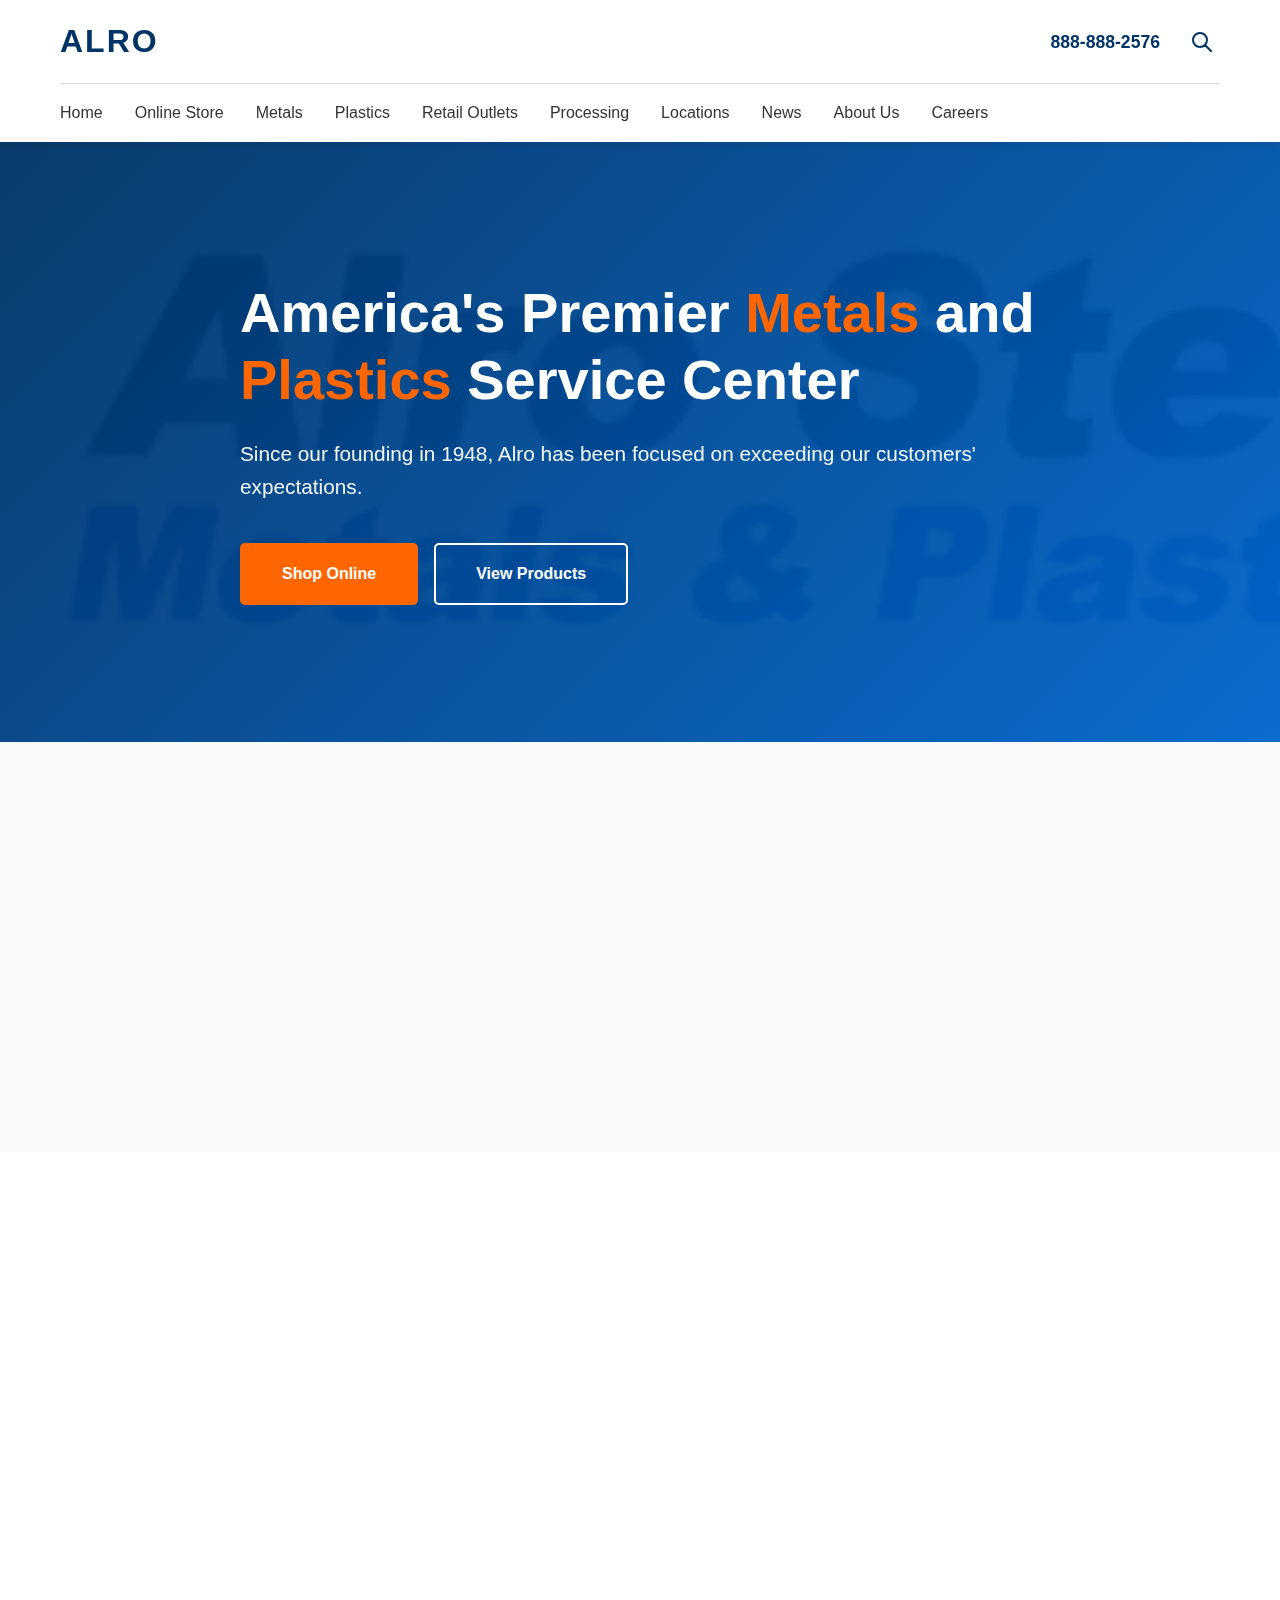
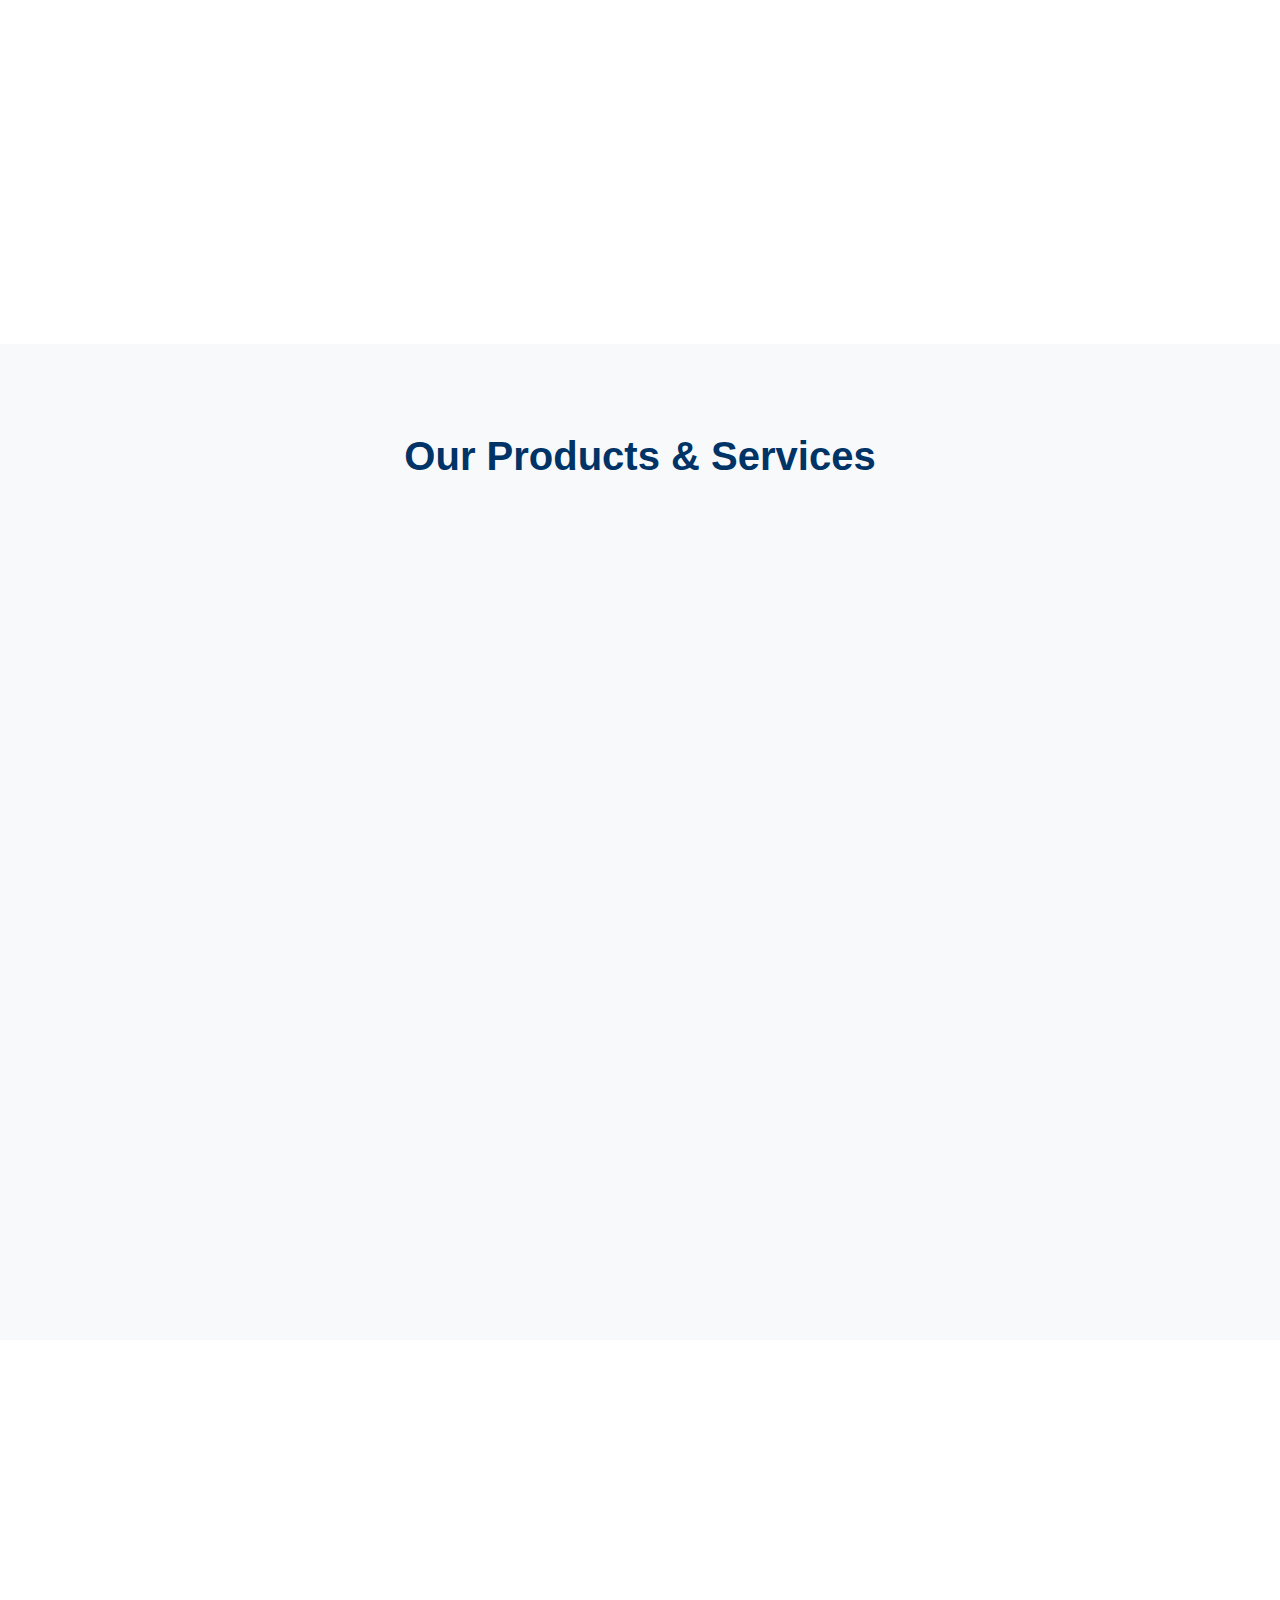
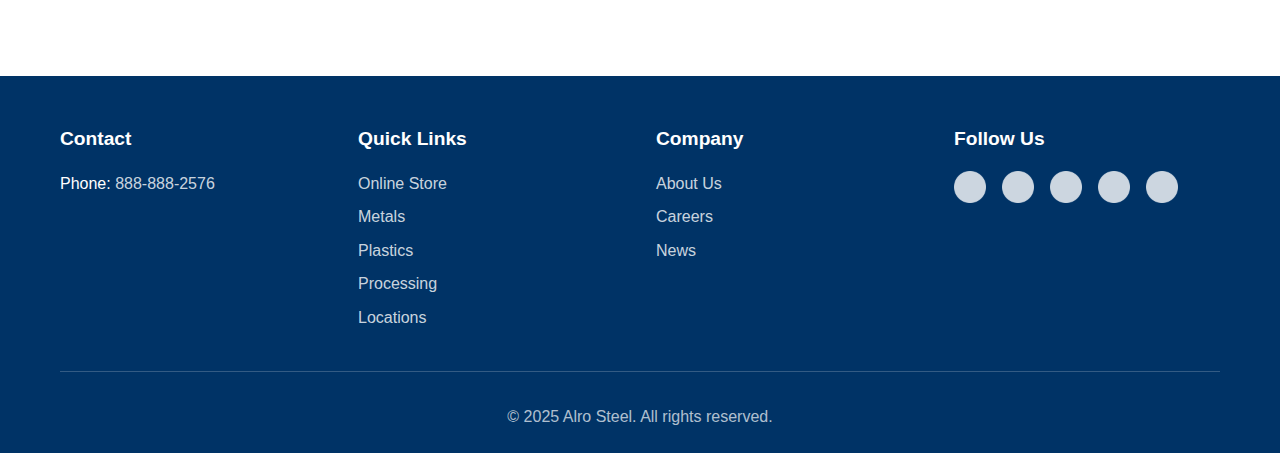
<file: index.html>
<!DOCTYPE html>
<html lang="en">
<head>
    <meta charset="UTF-8">
    <meta name="viewport" content="width=device-width, initial-scale=1.0">
    <meta name="description" content="America's Premier Metals and Plastics Service Center. Since 1948, Alro has been focused on exceeding our customers' expectations.">
    <title>Alro Steel - America's Premier Metals and Plastics Service Center</title>
    <link rel="stylesheet" href="css/style.css">
</head>
<body>
    <header class="header">
        <div class="container">
            <div class="header-top">
                <div class="logo">
                    <a href="/">ALRO</a>
                </div>
                <div class="header-actions">
                    <a href="tel:888-888-2576" class="phone-link">888-888-2576</a>
                    <button class="search-toggle" aria-label="Search">
                        <svg width="20" height="20" viewBox="0 0 20 20" fill="none" xmlns="http://www.w3.org/2000/svg">
                            <path d="M19 19L13 13M15 8C15 11.866 11.866 15 8 15C4.13401 15 1 11.866 1 8C1 4.13401 4.13401 1 8 1C11.866 1 15 4.13401 15 8Z" stroke="currentColor" stroke-width="2" stroke-linecap="round" stroke-linejoin="round"/>
                        </svg>
                    </button>
                    <button class="menu-toggle" aria-label="Toggle menu" id="menuToggle">
                        <span></span>
                        <span></span>
                        <span></span>
                    </button>
                </div>
            </div>
            <nav class="nav" id="mainNav">
                <ul class="nav-list">
                    <li><a href="/">Home</a></li>
                    <li><a href="store.html">Online Store</a></li>
                    <li><a href="#metals">Metals</a></li>
                    <li><a href="#plastics">Plastics</a></li>
                    <li><a href="#retail-outlets">Retail Outlets</a></li>
                    <li><a href="#processing">Processing</a></li>
                    <li><a href="#locations">Locations</a></li>
                    <li><a href="#news">News</a></li>
                    <li><a href="about.html">About Us</a></li>
                    <li><a href="https://careers.alro.com/career-home/" target="_blank">Careers</a></li>
                </ul>
            </nav>
        </div>
    </header>

    <main>
        <section class="hero">
            <div class="hero-background">
                <div class="hero-overlay"></div>
            </div>
            <div class="container">
                <div class="hero-content">
                    <h1 class="hero-title">America's Premier <span class="highlight">Metals</span> and <span class="highlight">Plastics</span> Service Center</h1>
                    <p class="hero-subtitle">Since our founding in 1948, Alro has been focused on exceeding our customers' expectations.</p>
                    <div class="hero-cta">
                        <a href="store.html" class="btn btn-primary">Shop Online</a>
                        <a href="#products" class="btn btn-secondary">View Products</a>
                    </div>
                </div>
            </div>
        </section>

        <section class="value-props">
            <div class="container">
                <div class="value-props-grid">
                    <div class="value-card">
                        <div class="value-number">77</div>
                        <div class="value-label">Years in Business</div>
                        <p>Celebrating 77 years of excellence since 1948</p>
                    </div>
                    <div class="value-card">
                        <div class="value-number">80+</div>
                        <div class="value-label">Locations</div>
                        <p>Across 16 states for fast delivery and service</p>
                    </div>
                    <div class="value-card">
                        <div class="value-number">24/7</div>
                        <div class="value-label">Online Shopping</div>
                        <p>Shop anytime at AlroOnlineStore.com</p>
                    </div>
                    <div class="value-card">
                        <div class="value-number">#1</div>
                        <div class="value-label">Inventory</div>
                        <p>Variety and quantity unmatched in the industry</p>
                    </div>
                </div>
            </div>
        </section>

        <section class="quick-links">
            <div class="container">
                <div class="quick-links-grid">
                    <a href="store.html" class="quick-link-card">
                        <img src="images/Box-HOME-Store.jpg" alt="Alro Online Store">
                        <div class="quick-link-content">
                            <h3>Shop Online</h3>
                            <p>Visit AlroOnlineStore.com</p>
                        </div>
                    </a>
                    <a href="#metals" class="quick-link-card">
                        <img src="images/Box-HOME-Metal-Prod.jpg" alt="Metals Products">
                        <div class="quick-link-content">
                            <h3>Metals Products</h3>
                            <p>Browse our extensive metals catalog</p>
                        </div>
                    </a>
                    <a href="#processing" class="quick-link-card">
                        <img src="images/Box-HOME-Processing.jpg" alt="Alro Processing">
                        <div class="quick-link-content">
                            <h3>Alro Processing</h3>
                            <p>Cut to size, delivered next day</p>
                        </div>
                    </a>
                    <a href="#locations" class="quick-link-card">
                        <img src="images/Box-HOME-Locations.jpg" alt="Alro Locations">
                        <div class="quick-link-content">
                            <h3>Alro Locations</h3>
                            <p>Find a location near you</p>
                        </div>
                    </a>
                </div>
            </div>
        </section>

        <section class="products-preview" id="products">
            <div class="container">
                <h2 class="section-title">Our Products & Services</h2>
                <div class="products-grid">
                    <div class="product-category" id="metals">
                        <h3>Metals Products</h3>
                        <ul class="product-list">
                            <li>Alloy</li>
                            <li>Aluminum</li>
                            <li>Aluminum Plate</li>
                            <li>Brass</li>
                            <li>Bronze</li>
                            <li>Copper</li>
                            <li>Stainless Steel</li>
                            <li>Tool Steel</li>
                            <li>Carbon Steel</li>
                            <li>Steel Tubing</li>
                            <li>And More...</li>
                        </ul>
                    </div>
                    <div class="product-category" id="plastics">
                        <h3>Plastics Products</h3>
                        <ul class="product-list">
                            <li>ABS</li>
                            <li>Acrylic</li>
                            <li>Polycarbonate</li>
                            <li>Nylon</li>
                            <li>PEEK</li>
                            <li>PTFE</li>
                            <li>UHMW-PE</li>
                            <li>Medical Grades</li>
                            <li>And More...</li>
                        </ul>
                    </div>
                    <div class="product-category" id="processing">
                        <h3>Processing Services</h3>
                        <ul class="product-list">
                            <li>Oxy-Fuel Cutting</li>
                            <li>Plasma Cutting</li>
                            <li>Plate Laser Cutting</li>
                            <li>Waterjet Cutting</li>
                            <li>Precision Sawing</li>
                            <li>Press Brake/Forming</li>
                            <li>Thermal Processing</li>
                            <li>CNC Machining</li>
                            <li>And More...</li>
                        </ul>
                    </div>
                </div>
            </div>
        </section>

        <section class="features">
            <div class="container">
                <div class="features-grid">
                    <div class="feature-item">
                        <h3>Cut to Size</h3>
                        <p>Delivered next day with processing options to fit your needs</p>
                    </div>
                    <div class="feature-item">
                        <h3>Retail Outlets</h3>
                        <p>Visit your local retail outlet or shop online 24/7</p>
                    </div>
                    <div class="feature-item">
                        <h3>High Quality Service</h3>
                        <p>Over 80 locations means high quality service and fast delivery</p>
                    </div>
                </div>
            </div>
        </section>
    </main>

    <footer class="footer">
        <div class="container">
            <div class="footer-content">
                <div class="footer-section">
                    <h4>Contact</h4>
                    <p>Phone: <a href="tel:888-888-2576">888-888-2576</a></p>
                </div>
                <div class="footer-section">
                    <h4>Quick Links</h4>
                    <ul>
                        <li><a href="store.html">Online Store</a></li>
                        <li><a href="#metals">Metals</a></li>
                        <li><a href="#plastics">Plastics</a></li>
                        <li><a href="#processing">Processing</a></li>
                        <li><a href="#locations">Locations</a></li>
                    </ul>
                </div>
                <div class="footer-section">
                    <h4>Company</h4>
                    <ul>
                        <li><a href="about.html">About Us</a></li>
                        <li><a href="https://careers.alro.com/career-home/" target="_blank">Careers</a></li>
                        <li><a href="#news">News</a></li>
                    </ul>
                </div>
                <div class="footer-section">
                    <h4>Follow Us</h4>
                    <div class="social-links">
                        <a href="#" aria-label="Facebook" target="_blank">
                            <img src="images/Icon_sm_Facebook.png" alt="Facebook">
                        </a>
                        <a href="#" aria-label="LinkedIn" target="_blank">
                            <img src="images/Icon_sm_LinkedIn.png" alt="LinkedIn">
                        </a>
                        <a href="#" aria-label="Twitter" target="_blank">
                            <img src="images/icon_sm_Twitter.png" alt="Twitter">
                        </a>
                        <a href="#" aria-label="Instagram" target="_blank">
                            <img src="images/icon_sm_Instagram.png" alt="Instagram">
                        </a>
                        <a href="#" aria-label="YouTube" target="_blank">
                            <img src="images/icon_sm_YouTube.png" alt="YouTube">
                        </a>
                    </div>
                </div>
            </div>
            <div class="footer-bottom">
                <p>&copy; 2025 Alro Steel. All rights reserved.</p>
            </div>
        </div>
    </footer>

    <script src="js/main.js"></script>
</body>
</html>
</file>
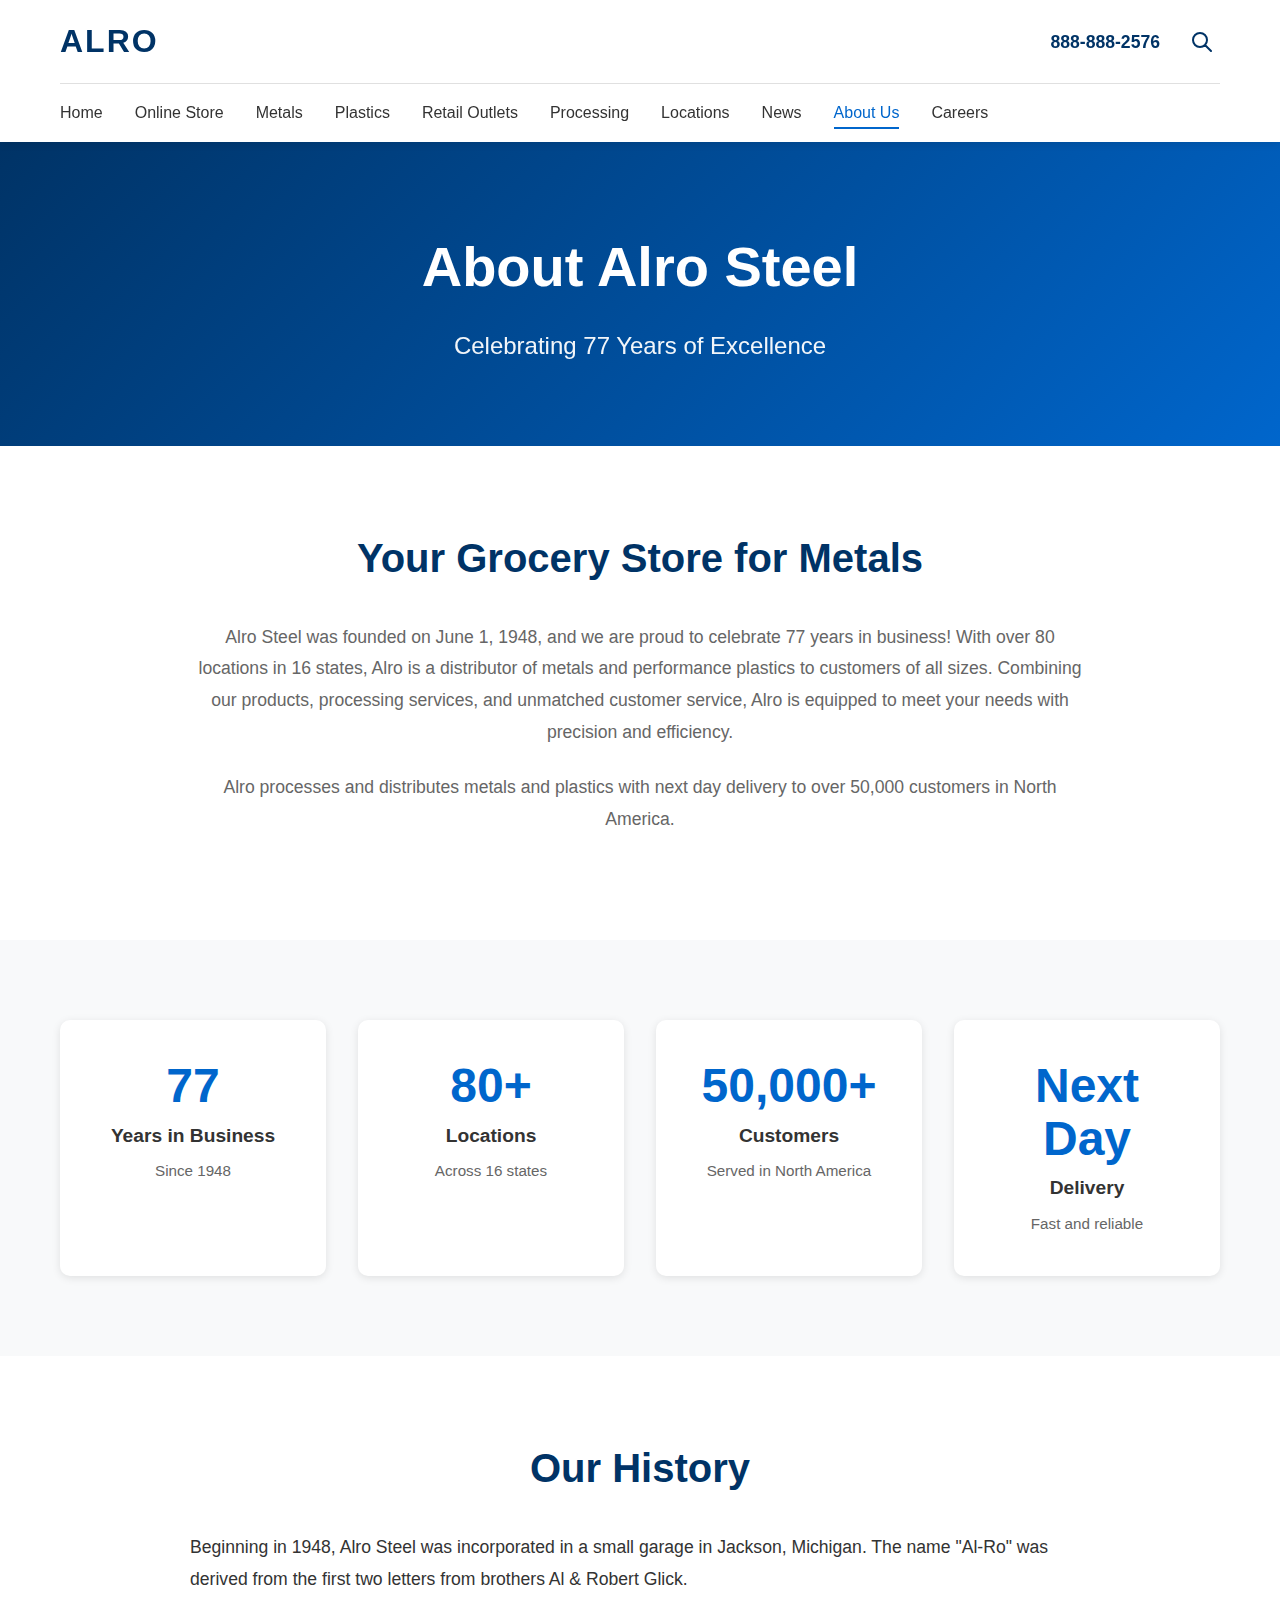
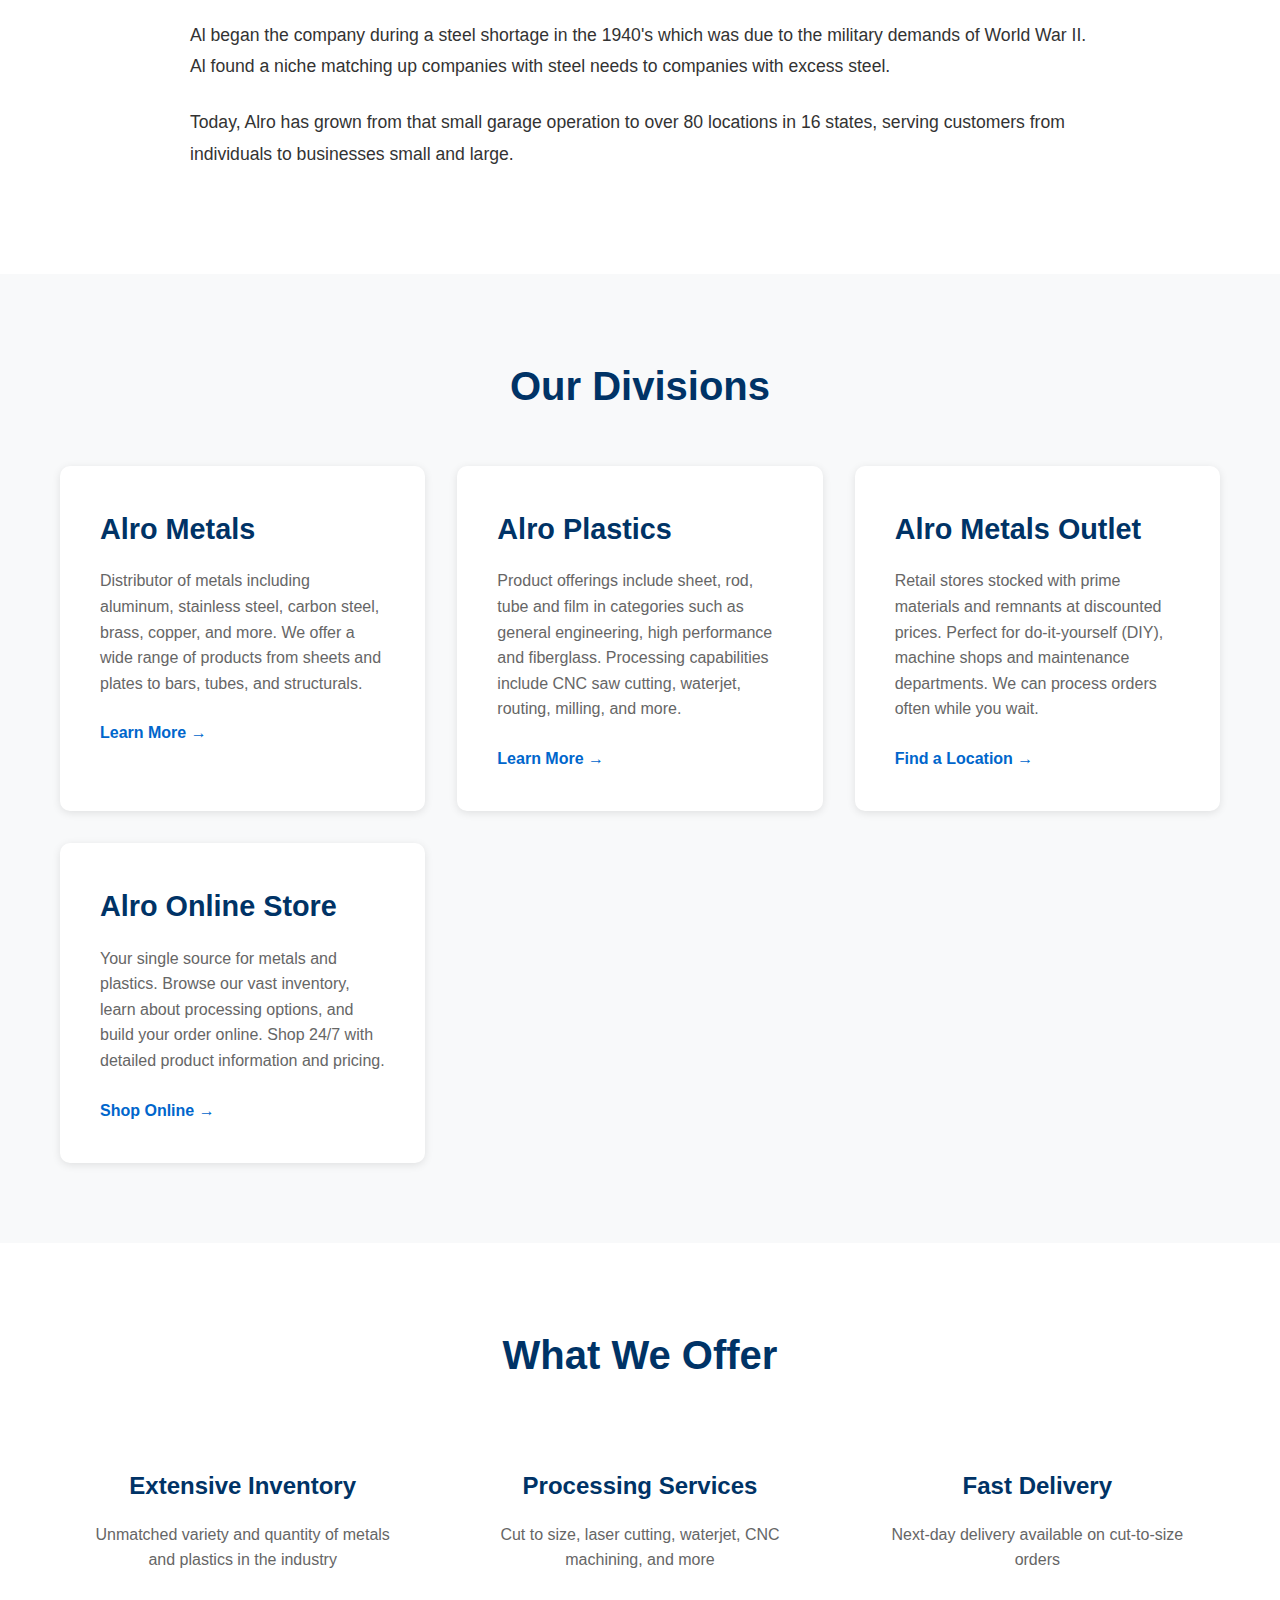
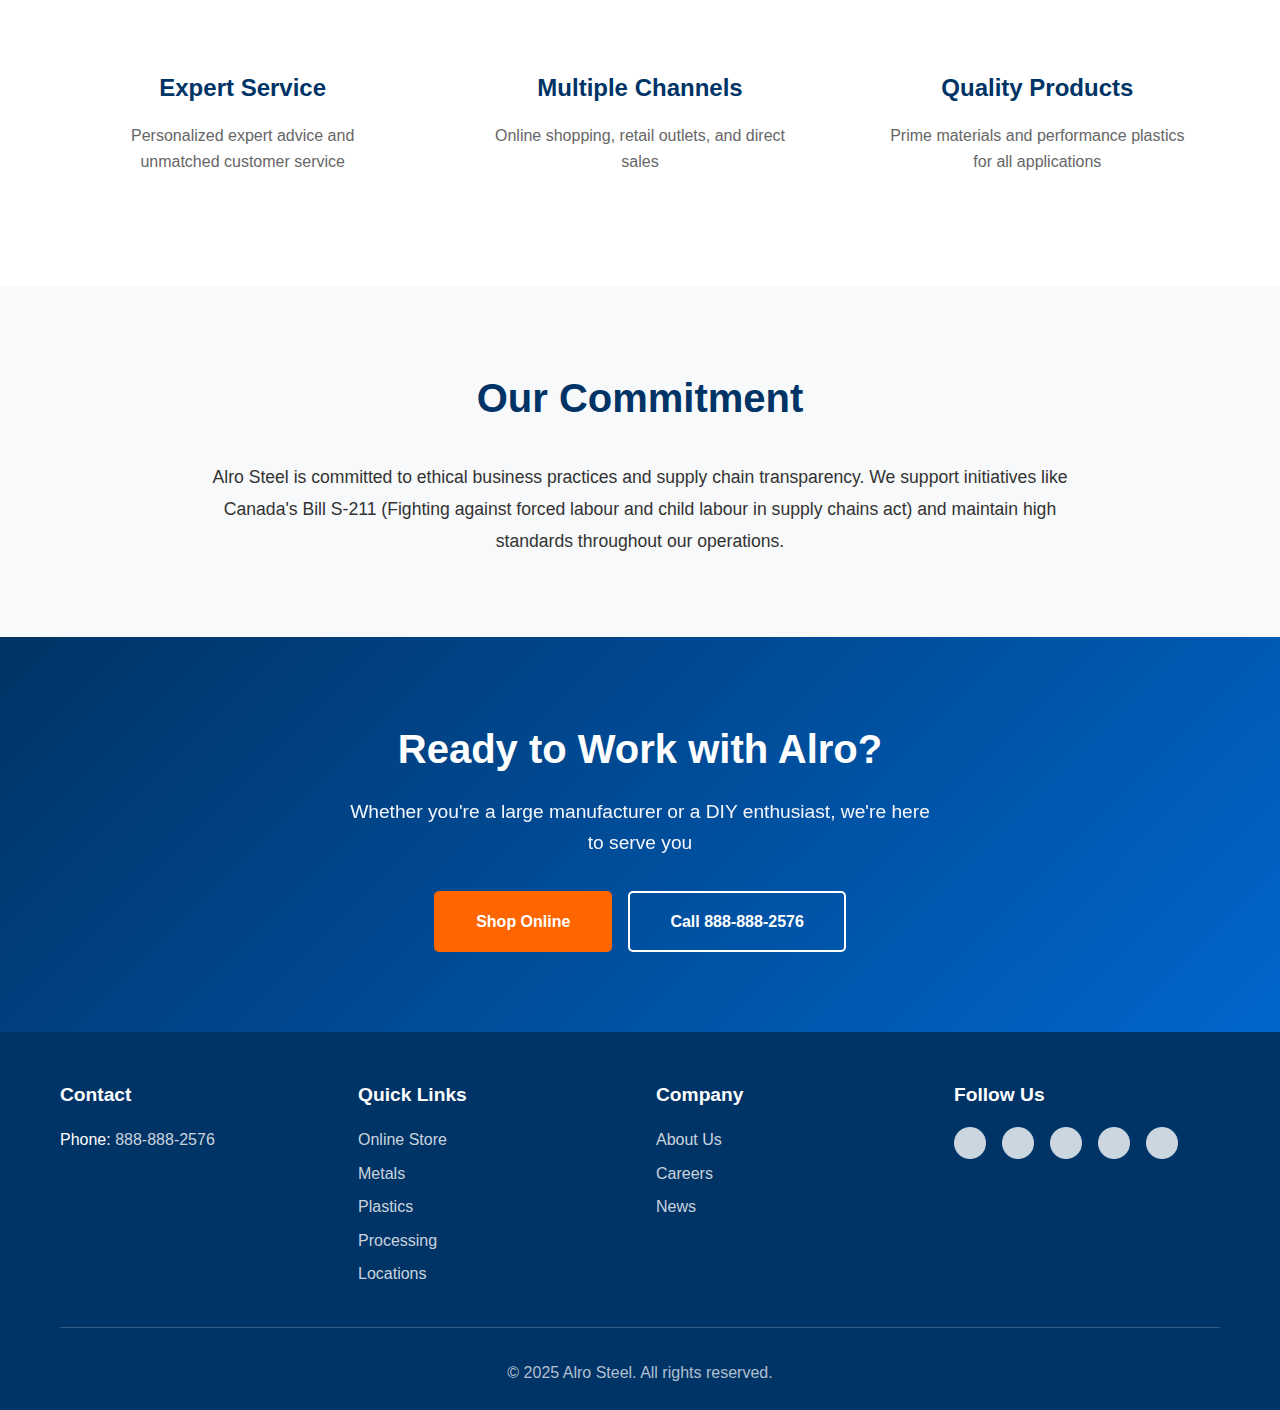
<file: about.html>
<!DOCTYPE html>
<html lang="en">
<head>
    <meta charset="UTF-8">
    <meta name="viewport" content="width=device-width, initial-scale=1.0">
    <meta name="description" content="Learn about Alro Steel - America's Premier Metals and Plastics Service Center. Founded in 1948, serving customers across 16 states.">
    <title>About Us - Alro Steel</title>
    <link rel="stylesheet" href="css/style.css">
    <link rel="stylesheet" href="css/store.css">
</head>
<body>
    <header class="header">
        <div class="container">
            <div class="header-top">
                <div class="logo">
                    <a href="/">ALRO</a>
                </div>
                <div class="header-actions">
                    <a href="tel:888-888-2576" class="phone-link">888-888-2576</a>
                    <button class="search-toggle" aria-label="Search" id="searchToggle">
                        <svg width="20" height="20" viewBox="0 0 20 20" fill="none" xmlns="http://www.w3.org/2000/svg">
                            <path d="M19 19L13 13M15 8C15 11.866 11.866 15 8 15C4.13401 15 1 11.866 1 8C1 4.13401 4.13401 1 8 1C11.866 1 15 4.13401 15 8Z" stroke="currentColor" stroke-width="2" stroke-linecap="round" stroke-linejoin="round"/>
                        </svg>
                    </button>
                    <button class="menu-toggle" aria-label="Toggle menu" id="menuToggle">
                        <span></span>
                        <span></span>
                        <span></span>
                    </button>
                </div>
            </div>
            <nav class="nav" id="mainNav">
                <ul class="nav-list">
                    <li><a href="index.html">Home</a></li>
                    <li><a href="store.html">Online Store</a></li>
                    <li><a href="index.html#metals">Metals</a></li>
                    <li><a href="index.html#plastics">Plastics</a></li>
                    <li><a href="index.html#retail-outlets">Retail Outlets</a></li>
                    <li><a href="index.html#processing">Processing</a></li>
                    <li><a href="index.html#locations">Locations</a></li>
                    <li><a href="index.html#news">News</a></li>
                    <li><a href="about.html" class="active">About Us</a></li>
                    <li><a href="https://careers.alro.com/career-home/" target="_blank">Careers</a></li>
                </ul>
            </nav>
        </div>
    </header>

    <main>
        <section class="about-hero">
            <div class="container">
                <div class="about-hero-content">
                    <h1 class="about-hero-title">About Alro Steel</h1>
                    <p class="about-hero-subtitle">Celebrating 77 Years of Excellence</p>
                </div>
            </div>
        </section>

        <section class="about-intro">
            <div class="container">
                <div class="about-intro-content">
                    <h2>Your Grocery Store for Metals</h2>
                    <p>Alro Steel was founded on June 1, 1948, and we are proud to celebrate 77 years in business! With over 80 locations in 16 states, Alro is a distributor of metals and performance plastics to customers of all sizes. Combining our products, processing services, and unmatched customer service, Alro is equipped to meet your needs with precision and efficiency.</p>
                    <p>Alro processes and distributes metals and plastics with next day delivery to over 50,000 customers in North America.</p>
                </div>
            </div>
        </section>

        <section class="about-stats">
            <div class="container">
                <div class="stats-grid">
                    <div class="stat-card">
                        <div class="stat-number">77</div>
                        <div class="stat-label">Years in Business</div>
                        <p>Since 1948</p>
                    </div>
                    <div class="stat-card">
                        <div class="stat-number">80+</div>
                        <div class="stat-label">Locations</div>
                        <p>Across 16 states</p>
                    </div>
                    <div class="stat-card">
                        <div class="stat-number">50,000+</div>
                        <div class="stat-label">Customers</div>
                        <p>Served in North America</p>
                    </div>
                    <div class="stat-card">
                        <div class="stat-number">Next Day</div>
                        <div class="stat-label">Delivery</div>
                        <p>Fast and reliable</p>
                    </div>
                </div>
            </div>
        </section>

        <section class="about-history">
            <div class="container">
                <div class="about-history-content">
                    <h2>Our History</h2>
                    <p>Beginning in 1948, Alro Steel was incorporated in a small garage in Jackson, Michigan. The name "Al-Ro" was derived from the first two letters from brothers Al & Robert Glick.</p>
                    <p>Al began the company during a steel shortage in the 1940's which was due to the military demands of World War II. Al found a niche matching up companies with steel needs to companies with excess steel.</p>
                    <p>Today, Alro has grown from that small garage operation to over 80 locations in 16 states, serving customers from individuals to businesses small and large.</p>
                </div>
            </div>
        </section>

        <section class="about-divisions">
            <div class="container">
                <h2 class="section-title">Our Divisions</h2>
                <div class="divisions-grid">
                    <div class="division-card">
                        <h3>Alro Metals</h3>
                        <p>Distributor of metals including aluminum, stainless steel, carbon steel, brass, copper, and more. We offer a wide range of products from sheets and plates to bars, tubes, and structurals.</p>
                        <a href="index.html#metals" class="division-link">Learn More →</a>
                    </div>
                    <div class="division-card">
                        <h3>Alro Plastics</h3>
                        <p>Product offerings include sheet, rod, tube and film in categories such as general engineering, high performance and fiberglass. Processing capabilities include CNC saw cutting, waterjet, routing, milling, and more.</p>
                        <a href="index.html#plastics" class="division-link">Learn More →</a>
                    </div>
                    <div class="division-card">
                        <h3>Alro Metals Outlet</h3>
                        <p>Retail stores stocked with prime materials and remnants at discounted prices. Perfect for do-it-yourself (DIY), machine shops and maintenance departments. We can process orders often while you wait.</p>
                        <a href="index.html#retail-outlets" class="division-link">Find a Location →</a>
                    </div>
                    <div class="division-card">
                        <h3>Alro Online Store</h3>
                        <p>Your single source for metals and plastics. Browse our vast inventory, learn about processing options, and build your order online. Shop 24/7 with detailed product information and pricing.</p>
                        <a href="store.html" class="division-link">Shop Online →</a>
                    </div>
                </div>
            </div>
        </section>

        <section class="about-services">
            <div class="container">
                <h2 class="section-title">What We Offer</h2>
                <div class="services-grid">
                    <div class="service-item">
                        <h3>Extensive Inventory</h3>
                        <p>Unmatched variety and quantity of metals and plastics in the industry</p>
                    </div>
                    <div class="service-item">
                        <h3>Processing Services</h3>
                        <p>Cut to size, laser cutting, waterjet, CNC machining, and more</p>
                    </div>
                    <div class="service-item">
                        <h3>Fast Delivery</h3>
                        <p>Next-day delivery available on cut-to-size orders</p>
                    </div>
                    <div class="service-item">
                        <h3>Expert Service</h3>
                        <p>Personalized expert advice and unmatched customer service</p>
                    </div>
                    <div class="service-item">
                        <h3>Multiple Channels</h3>
                        <p>Online shopping, retail outlets, and direct sales</p>
                    </div>
                    <div class="service-item">
                        <h3>Quality Products</h3>
                        <p>Prime materials and performance plastics for all applications</p>
                    </div>
                </div>
            </div>
        </section>

        <section class="about-compliance">
            <div class="container">
                <div class="compliance-content">
                    <h2>Our Commitment</h2>
                    <p>Alro Steel is committed to ethical business practices and supply chain transparency. We support initiatives like Canada's Bill S-211 (Fighting against forced labour and child labour in supply chains act) and maintain high standards throughout our operations.</p>
                </div>
            </div>
        </section>

        <section class="about-cta">
            <div class="container">
                <div class="cta-content">
                    <h2>Ready to Work with Alro?</h2>
                    <p>Whether you're a large manufacturer or a DIY enthusiast, we're here to serve you</p>
                    <div class="cta-buttons">
                        <a href="store.html" class="btn btn-primary">Shop Online</a>
                        <a href="tel:888-888-2576" class="btn btn-secondary">Call 888-888-2576</a>
                    </div>
                </div>
            </div>
        </section>
    </main>

    <footer class="footer">
        <div class="container">
            <div class="footer-content">
                <div class="footer-section">
                    <h4>Contact</h4>
                    <p>Phone: <a href="tel:888-888-2576">888-888-2576</a></p>
                </div>
                <div class="footer-section">
                    <h4>Quick Links</h4>
                    <ul>
                        <li><a href="store.html">Online Store</a></li>
                        <li><a href="index.html#metals">Metals</a></li>
                        <li><a href="index.html#plastics">Plastics</a></li>
                        <li><a href="index.html#processing">Processing</a></li>
                        <li><a href="index.html#locations">Locations</a></li>
                    </ul>
                </div>
                <div class="footer-section">
                    <h4>Company</h4>
                    <ul>
                        <li><a href="about.html">About Us</a></li>
                        <li><a href="https://careers.alro.com/career-home/" target="_blank">Careers</a></li>
                        <li><a href="index.html#news">News</a></li>
                    </ul>
                </div>
                <div class="footer-section">
                    <h4>Follow Us</h4>
                    <div class="social-links">
                        <a href="#" aria-label="Facebook" target="_blank">
                            <img src="images/Icon_sm_Facebook.png" alt="Facebook">
                        </a>
                        <a href="#" aria-label="LinkedIn" target="_blank">
                            <img src="images/Icon_sm_LinkedIn.png" alt="LinkedIn">
                        </a>
                        <a href="#" aria-label="Twitter" target="_blank">
                            <img src="images/icon_sm_Twitter.png" alt="Twitter">
                        </a>
                        <a href="#" aria-label="Instagram" target="_blank">
                            <img src="images/icon_sm_Instagram.png" alt="Instagram">
                        </a>
                        <a href="#" aria-label="YouTube" target="_blank">
                            <img src="images/icon_sm_YouTube.png" alt="YouTube">
                        </a>
                    </div>
                </div>
            </div>
            <div class="footer-bottom">
                <p>&copy; 2025 Alro Steel. All rights reserved.</p>
            </div>
        </div>
    </footer>

    <script src="js/main.js"></script>
</body>
</html>
</file>
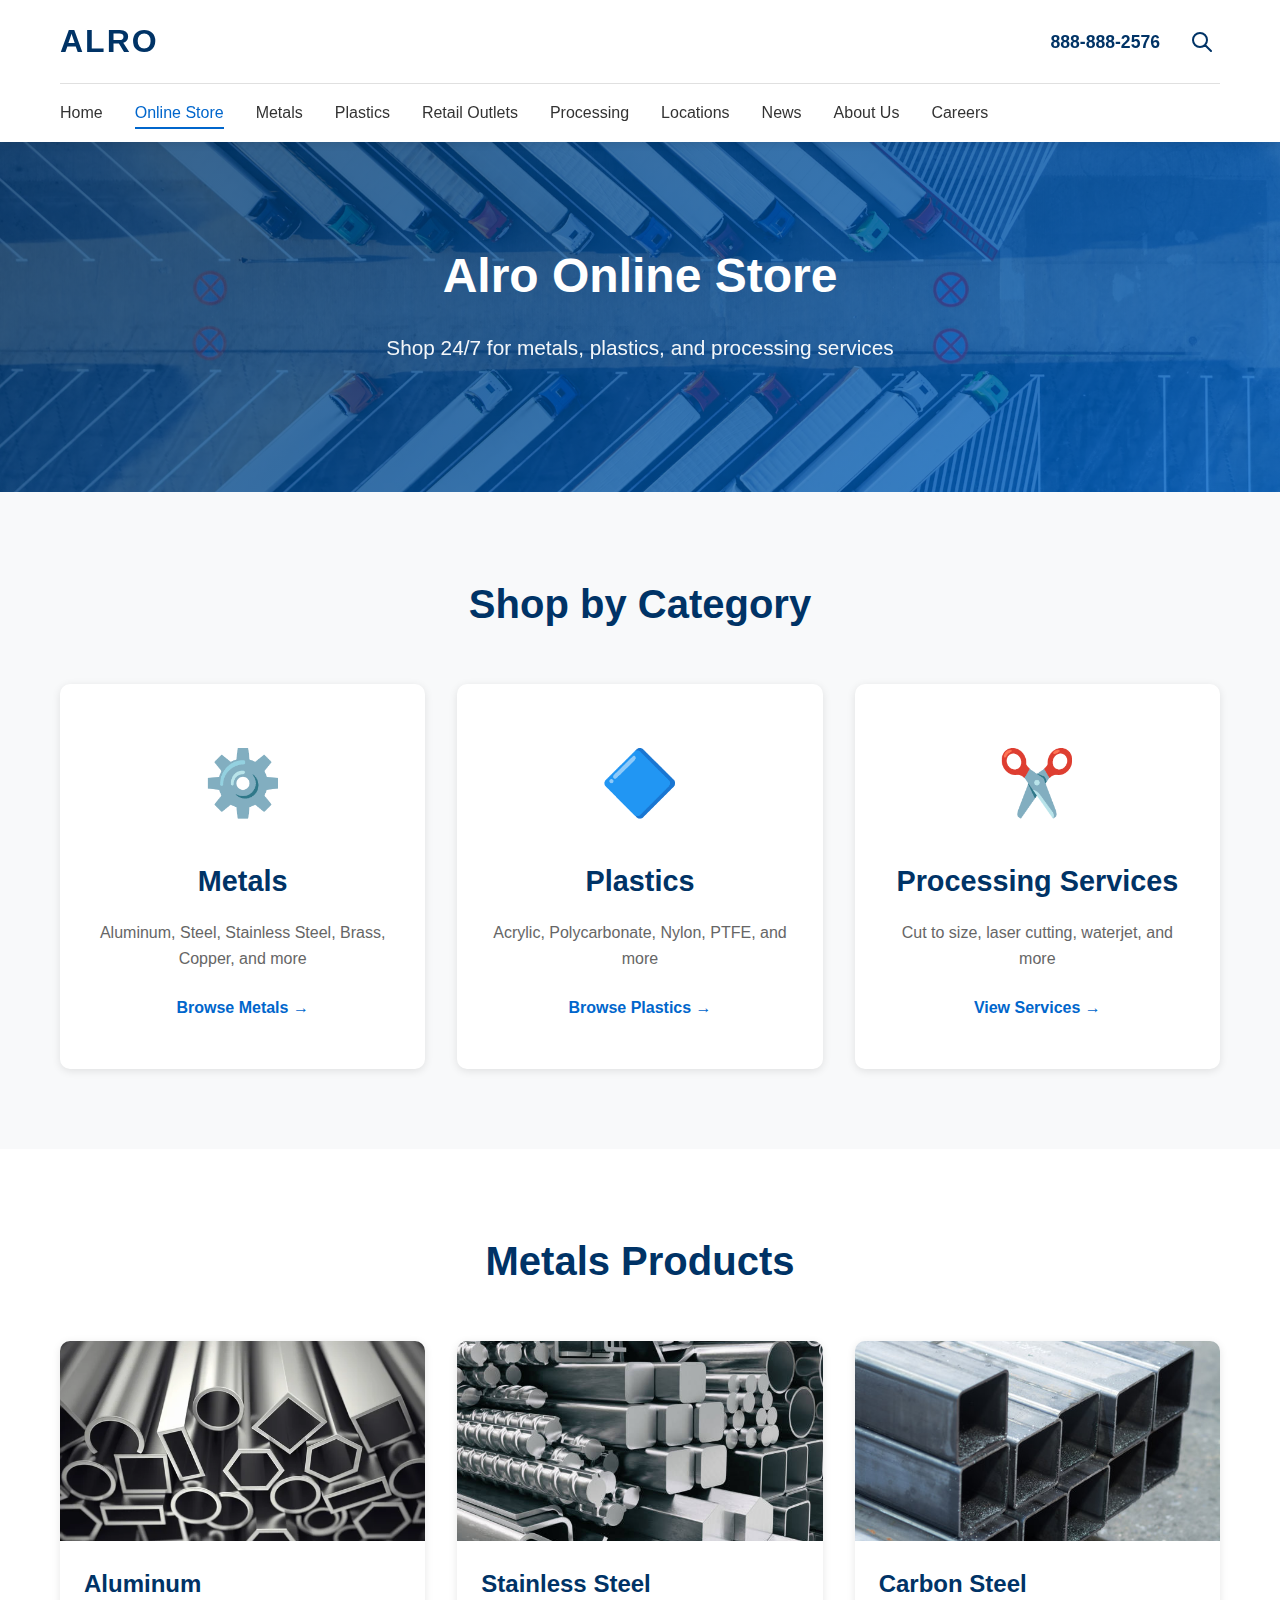
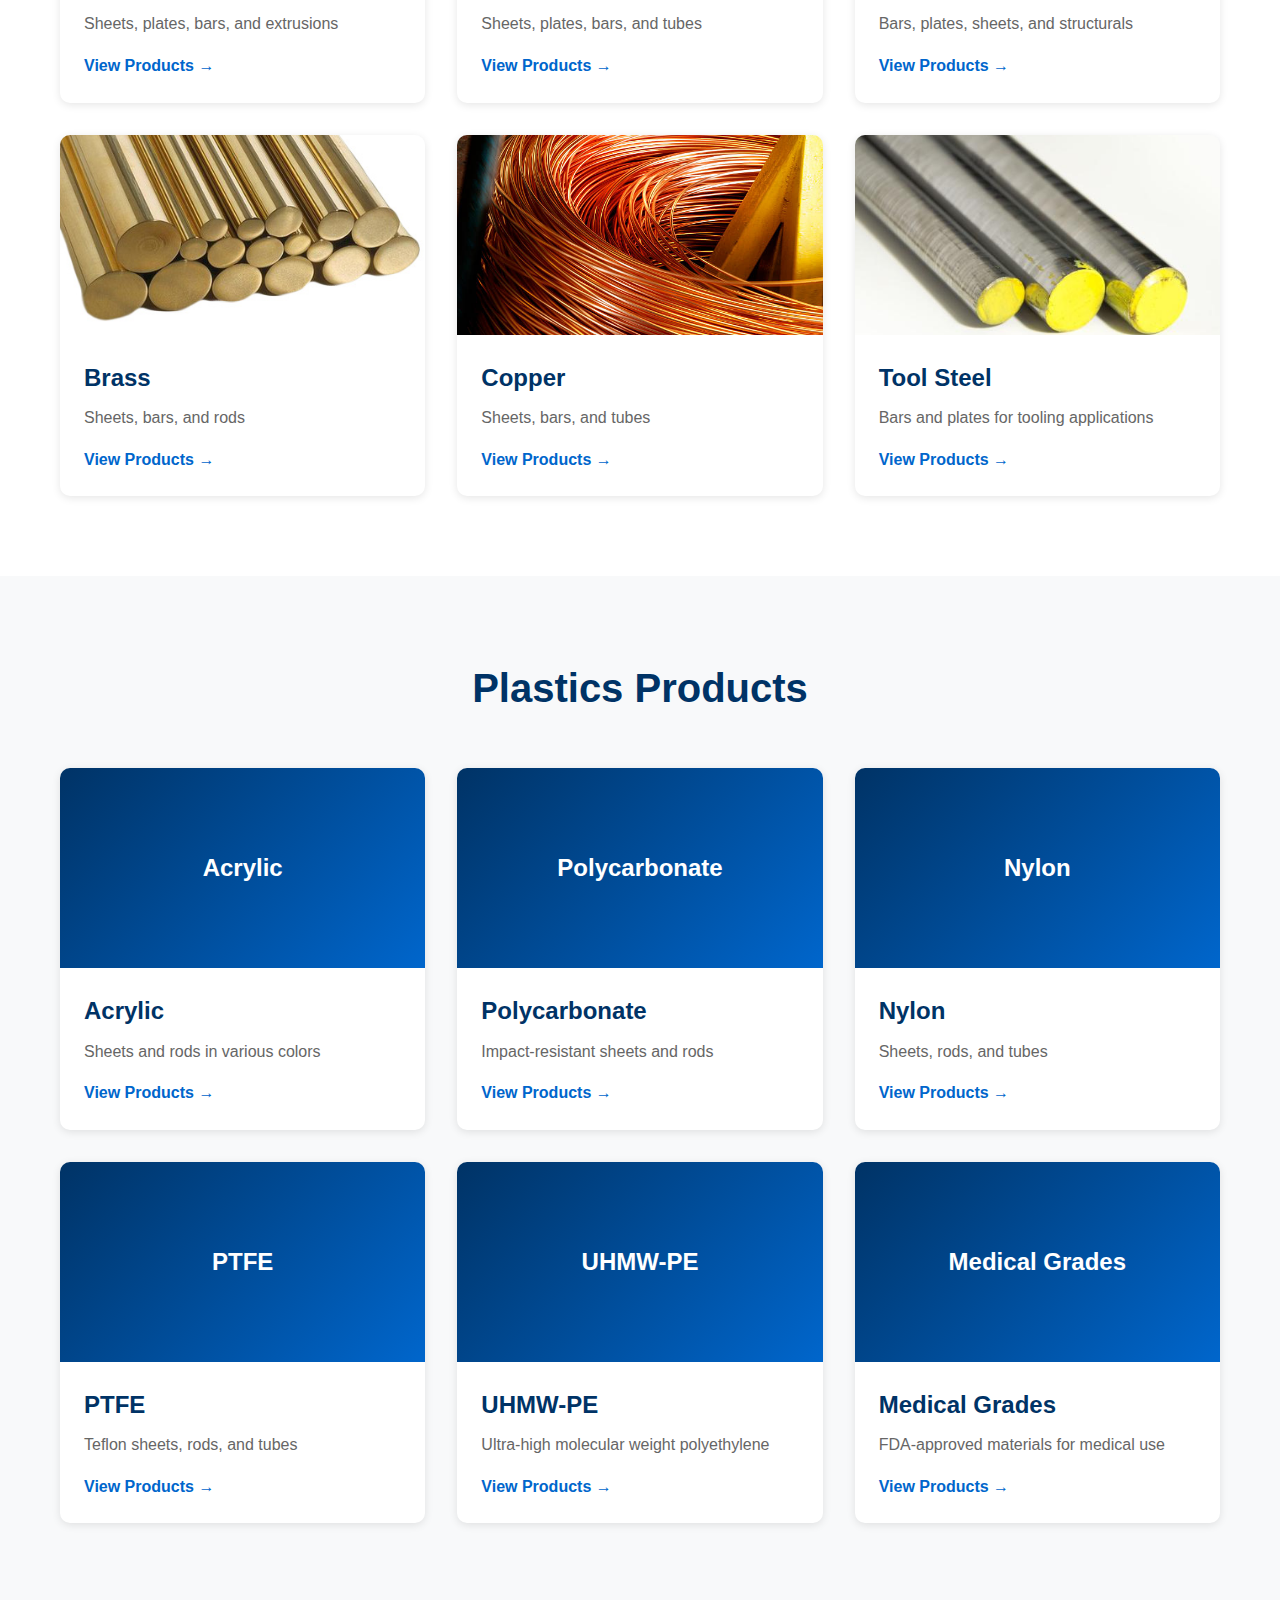
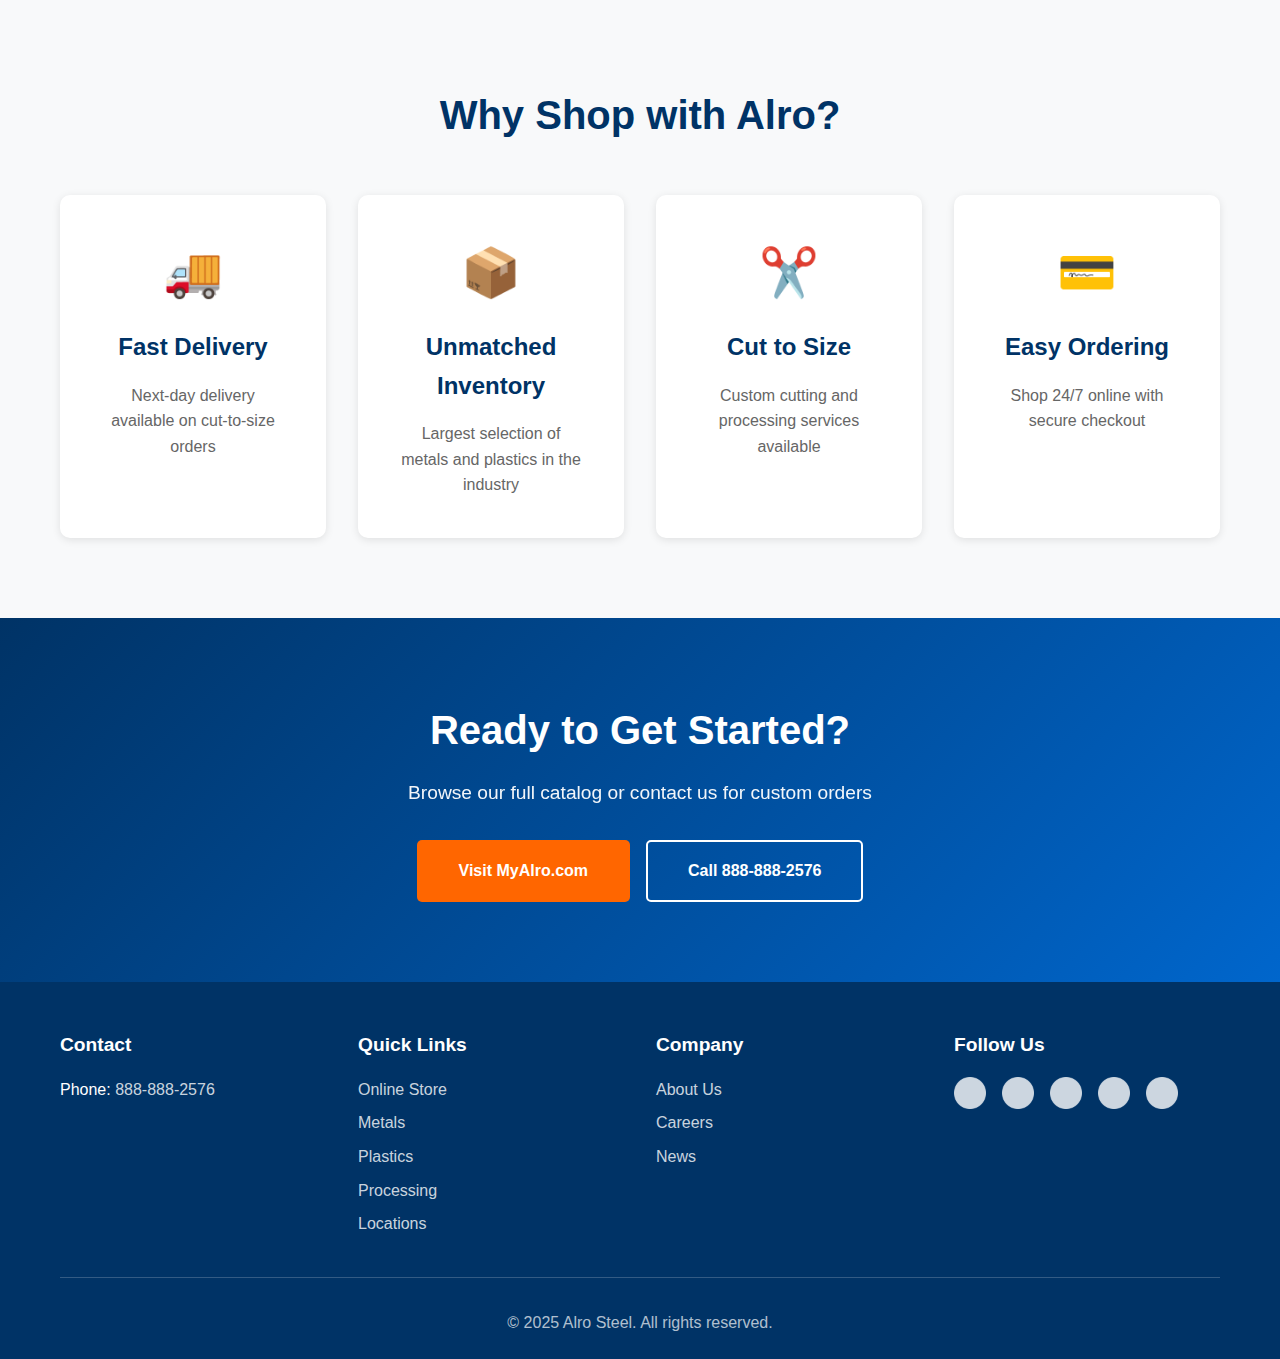
<file: store.html>
<!DOCTYPE html>
<html lang="en">
<head>
    <meta charset="UTF-8">
    <meta name="viewport" content="width=device-width, initial-scale=1.0">
    <meta name="description" content="Shop metals and plastics online at Alro Steel. Browse our extensive inventory of metals, plastics, and processing services.">
    <title>Online Store - Alro Steel</title>
    <link rel="stylesheet" href="css/style.css">
    <link rel="stylesheet" href="css/store.css">
</head>
<body>
    <header class="header">
        <div class="container">
            <div class="header-top">
                <div class="logo">
                    <a href="/">ALRO</a>
                </div>
                <div class="header-actions">
                    <a href="tel:888-888-2576" class="phone-link">888-888-2576</a>
                    <button class="search-toggle" aria-label="Search" id="searchToggle">
                        <svg width="20" height="20" viewBox="0 0 20 20" fill="none" xmlns="http://www.w3.org/2000/svg">
                            <path d="M19 19L13 13M15 8C15 11.866 11.866 15 8 15C4.13401 15 1 11.866 1 8C1 4.13401 4.13401 1 8 1C11.866 1 15 4.13401 15 8Z" stroke="currentColor" stroke-width="2" stroke-linecap="round" stroke-linejoin="round"/>
                        </svg>
                    </button>
                    <button class="menu-toggle" aria-label="Toggle menu" id="menuToggle">
                        <span></span>
                        <span></span>
                        <span></span>
                    </button>
                </div>
            </div>
            <nav class="nav" id="mainNav">
                <ul class="nav-list">
                    <li><a href="index.html">Home</a></li>
                    <li><a href="store.html" class="active">Online Store</a></li>
                    <li><a href="index.html#metals">Metals</a></li>
                    <li><a href="index.html#plastics">Plastics</a></li>
                    <li><a href="index.html#retail-outlets">Retail Outlets</a></li>
                    <li><a href="index.html#processing">Processing</a></li>
                    <li><a href="index.html#locations">Locations</a></li>
                    <li><a href="index.html#news">News</a></li>
                    <li><a href="index.html#about">About Us</a></li>
                    <li><a href="https://careers.alro.com/career-home/" target="_blank">Careers</a></li>
                </ul>
            </nav>
        </div>
    </header>

    <div class="search-overlay" id="searchOverlay">
        <div class="search-container">
            <form class="search-form" id="searchForm">
                <input type="search" placeholder="Search products..." class="search-input" id="searchInput">
                <button type="submit" class="search-submit">Search</button>
            </form>
            <button class="search-close" id="searchClose">&times;</button>
        </div>
    </div>

    <main>
        <section class="store-hero">
            <div class="container">
                <div class="store-hero-content">
                    <h1 class="store-hero-title">Alro Online Store</h1>
                    <p class="store-hero-subtitle">Shop 24/7 for metals, plastics, and processing services</p>
                </div>
            </div>
        </section>

        <section class="store-categories">
            <div class="container">
                <h2 class="section-title">Shop by Category</h2>
                <div class="categories-grid">
                    <a href="#metals" class="category-card">
                        <div class="category-icon">⚙️</div>
                        <h3>Metals</h3>
                        <p>Aluminum, Steel, Stainless Steel, Brass, Copper, and more</p>
                        <span class="category-link">Browse Metals →</span>
                    </a>
                    <a href="#plastics" class="category-card">
                        <div class="category-icon">🔷</div>
                        <h3>Plastics</h3>
                        <p>Acrylic, Polycarbonate, Nylon, PTFE, and more</p>
                        <span class="category-link">Browse Plastics →</span>
                    </a>
                    <a href="#processing" class="category-card">
                        <div class="category-icon">✂️</div>
                        <h3>Processing Services</h3>
                        <p>Cut to size, laser cutting, waterjet, and more</p>
                        <span class="category-link">View Services →</span>
                    </a>
                </div>
            </div>
        </section>

        <section class="featured-products" id="metals">
            <div class="container">
                <h2 class="section-title">Metals Products</h2>
                <div class="products-grid">
                    <div class="product-card">
                        <div class="product-image">
                            <img src="images/aluminum-stock.jpg" alt="Aluminum metal sheets and bars" onerror="this.onerror=null; this.src='images/Box-HOME-Metal-Prod.jpg';">
                        </div>
                        <div class="product-info">
                            <h3>Aluminum</h3>
                            <p>Sheets, plates, bars, and extrusions</p>
                            <a href="#" class="product-link">View Products →</a>
                        </div>
                    </div>
                    <div class="product-card">
                        <div class="product-image">
                            <img src="images/stainless steel stock image.jpg" alt="Stainless steel metal" onerror="this.onerror=null; this.src='images/Box-HOME-Metal-Prod.jpg';">
                        </div>
                        <div class="product-info">
                            <h3>Stainless Steel</h3>
                            <p>Sheets, plates, bars, and tubes</p>
                            <a href="#" class="product-link">View Products →</a>
                        </div>
                    </div>
                    <div class="product-card">
                        <div class="product-image">
                            <img src="images/carbon steel stock image.jpg" alt="Carbon steel metal" onerror="this.onerror=null; this.src='images/Box-HOME-Metal-Prod.jpg';">
                        </div>
                        <div class="product-info">
                            <h3>Carbon Steel</h3>
                            <p>Bars, plates, sheets, and structurals</p>
                            <a href="#" class="product-link">View Products →</a>
                        </div>
                    </div>
                    <div class="product-card">
                        <div class="product-image">
                            <img src="images/brass stock image.jpg" alt="Brass metal" onerror="this.onerror=null; this.src='images/Box-HOME-Metal-Prod.jpg';">
                        </div>
                        <div class="product-info">
                            <h3>Brass</h3>
                            <p>Sheets, bars, and rods</p>
                            <a href="#" class="product-link">View Products →</a>
                        </div>
                    </div>
                    <div class="product-card">
                        <div class="product-image">
                            <img src="images/copper stock image.jpg" alt="Copper metal" onerror="this.onerror=null; this.src='images/Box-HOME-Metal-Prod.jpg';">
                        </div>
                        <div class="product-info">
                            <h3>Copper</h3>
                            <p>Sheets, bars, and tubes</p>
                            <a href="#" class="product-link">View Products →</a>
                        </div>
                    </div>
                    <div class="product-card">
                        <div class="product-image">
                            <img src="images/tool steel stock image.jpg" alt="Tool steel metal" onerror="this.onerror=null; this.src='images/Box-HOME-Metal-Prod.jpg';">
                        </div>
                        <div class="product-info">
                            <h3>Tool Steel</h3>
                            <p>Bars and plates for tooling applications</p>
                            <a href="#" class="product-link">View Products →</a>
                        </div>
                    </div>
                </div>
            </div>
        </section>

        <section class="featured-products" id="plastics">
            <div class="container">
                <h2 class="section-title">Plastics Products</h2>
                <div class="products-grid">
                    <div class="product-card">
                        <div class="product-image-placeholder">
                            <span>Acrylic</span>
                        </div>
                        <div class="product-info">
                            <h3>Acrylic</h3>
                            <p>Sheets and rods in various colors</p>
                            <a href="#" class="product-link">View Products →</a>
                        </div>
                    </div>
                    <div class="product-card">
                        <div class="product-image-placeholder">
                            <span>Polycarbonate</span>
                        </div>
                        <div class="product-info">
                            <h3>Polycarbonate</h3>
                            <p>Impact-resistant sheets and rods</p>
                            <a href="#" class="product-link">View Products →</a>
                        </div>
                    </div>
                    <div class="product-card">
                        <div class="product-image-placeholder">
                            <span>Nylon</span>
                        </div>
                        <div class="product-info">
                            <h3>Nylon</h3>
                            <p>Sheets, rods, and tubes</p>
                            <a href="#" class="product-link">View Products →</a>
                        </div>
                    </div>
                    <div class="product-card">
                        <div class="product-image-placeholder">
                            <span>PTFE</span>
                        </div>
                        <div class="product-info">
                            <h3>PTFE</h3>
                            <p>Teflon sheets, rods, and tubes</p>
                            <a href="#" class="product-link">View Products →</a>
                        </div>
                    </div>
                    <div class="product-card">
                        <div class="product-image-placeholder">
                            <span>UHMW-PE</span>
                        </div>
                        <div class="product-info">
                            <h3>UHMW-PE</h3>
                            <p>Ultra-high molecular weight polyethylene</p>
                            <a href="#" class="product-link">View Products →</a>
                        </div>
                    </div>
                    <div class="product-card">
                        <div class="product-image-placeholder">
                            <span>Medical Grades</span>
                        </div>
                        <div class="product-info">
                            <h3>Medical Grades</h3>
                            <p>FDA-approved materials for medical use</p>
                            <a href="#" class="product-link">View Products →</a>
                        </div>
                    </div>
                </div>
            </div>
        </section>

        <section class="store-features">
            <div class="container">
                <h2 class="section-title">Why Shop with Alro?</h2>
                <div class="features-grid">
                    <div class="feature-card">
                        <div class="feature-icon">🚚</div>
                        <h3>Fast Delivery</h3>
                        <p>Next-day delivery available on cut-to-size orders</p>
                    </div>
                    <div class="feature-card">
                        <div class="feature-icon">📦</div>
                        <h3>Unmatched Inventory</h3>
                        <p>Largest selection of metals and plastics in the industry</p>
                    </div>
                    <div class="feature-card">
                        <div class="feature-icon">✂️</div>
                        <h3>Cut to Size</h3>
                        <p>Custom cutting and processing services available</p>
                    </div>
                    <div class="feature-card">
                        <div class="feature-icon">💳</div>
                        <h3>Easy Ordering</h3>
                        <p>Shop 24/7 online with secure checkout</p>
                    </div>
                </div>
            </div>
        </section>

        <section class="store-cta">
            <div class="container">
                <div class="cta-content">
                    <h2>Ready to Get Started?</h2>
                    <p>Browse our full catalog or contact us for custom orders</p>
                    <div class="cta-buttons">
                        <a href="https://www.myalro.com/" class="btn btn-primary" target="_blank">Visit MyAlro.com</a>
                        <a href="tel:888-888-2576" class="btn btn-secondary">Call 888-888-2576</a>
                    </div>
                </div>
            </div>
        </section>
    </main>

    <footer class="footer">
        <div class="container">
            <div class="footer-content">
                <div class="footer-section">
                    <h4>Contact</h4>
                    <p>Phone: <a href="tel:888-888-2576">888-888-2576</a></p>
                </div>
                <div class="footer-section">
                    <h4>Quick Links</h4>
                    <ul>
                        <li><a href="store.html">Online Store</a></li>
                        <li><a href="index.html#metals">Metals</a></li>
                        <li><a href="index.html#plastics">Plastics</a></li>
                        <li><a href="index.html#processing">Processing</a></li>
                        <li><a href="index.html#locations">Locations</a></li>
                    </ul>
                </div>
                <div class="footer-section">
                    <h4>Company</h4>
                    <ul>
                        <li><a href="index.html#about">About Us</a></li>
                        <li><a href="https://careers.alro.com/career-home/" target="_blank">Careers</a></li>
                        <li><a href="index.html#news">News</a></li>
                    </ul>
                </div>
                <div class="footer-section">
                    <h4>Follow Us</h4>
                    <div class="social-links">
                        <a href="#" aria-label="Facebook" target="_blank">
                            <img src="images/Icon_sm_Facebook.png" alt="Facebook">
                        </a>
                        <a href="#" aria-label="LinkedIn" target="_blank">
                            <img src="images/Icon_sm_LinkedIn.png" alt="LinkedIn">
                        </a>
                        <a href="#" aria-label="Twitter" target="_blank">
                            <img src="images/icon_sm_Twitter.png" alt="Twitter">
                        </a>
                        <a href="#" aria-label="Instagram" target="_blank">
                            <img src="images/icon_sm_Instagram.png" alt="Instagram">
                        </a>
                        <a href="#" aria-label="YouTube" target="_blank">
                            <img src="images/icon_sm_YouTube.png" alt="YouTube">
                        </a>
                    </div>
                </div>
            </div>
            <div class="footer-bottom">
                <p>&copy; 2025 Alro Steel. All rights reserved.</p>
            </div>
        </div>
    </footer>

    <script src="js/main.js"></script>
    <script src="js/store.js"></script>
</body>
</html>
</file>
<file: css/style.css>
* {
    margin: 0;
    padding: 0;
    box-sizing: border-box;
}

:root {
    --primary-color: #003366;
    --secondary-color: #0066cc;
    --accent-color: #ff6600;
    --text-dark: #333333;
    --text-light: #666666;
    --bg-light: #f8f9fa;
    --bg-white: #ffffff;
    --border-color: #e0e0e0;
    --shadow: 0 2px 8px rgba(0, 0, 0, 0.1);
    --shadow-hover: 0 4px 16px rgba(0, 0, 0, 0.15);
    --transition: all 0.3s ease;
}

body {
    font-family: -apple-system, BlinkMacSystemFont, 'Segoe UI', Roboto, 'Helvetica Neue', Arial, sans-serif;
    line-height: 1.6;
    color: var(--text-dark);
    background-color: var(--bg-white);
}

.container {
    max-width: 1200px;
    margin: 0 auto;
    padding: 0 20px;
}

/* Header */
.header {
    background-color: var(--bg-white);
    box-shadow: var(--shadow);
    position: sticky;
    top: 0;
    z-index: 1000;
}

.header-top {
    display: flex;
    justify-content: space-between;
    align-items: center;
    padding: 1rem 0;
}

.logo a {
    font-size: 2rem;
    font-weight: 700;
    color: var(--primary-color);
    text-decoration: none;
    letter-spacing: 2px;
}

.header-actions {
    display: flex;
    align-items: center;
    gap: 1.5rem;
}

.phone-link {
    color: var(--primary-color);
    text-decoration: none;
    font-weight: 600;
    font-size: 1.1rem;
    transition: var(--transition);
}

.phone-link:hover {
    color: var(--secondary-color);
}

.search-toggle,
.menu-toggle {
    background: none;
    border: none;
    cursor: pointer;
    padding: 0.5rem;
    color: var(--primary-color);
    display: flex;
    align-items: center;
    justify-content: center;
    transition: var(--transition);
}

.search-toggle:hover,
.menu-toggle:hover {
    color: var(--secondary-color);
}

.menu-toggle {
    flex-direction: column;
    gap: 4px;
    display: none;
}

.menu-toggle span {
    width: 25px;
    height: 3px;
    background-color: var(--primary-color);
    transition: var(--transition);
}

.nav {
    border-top: 1px solid var(--border-color);
    padding: 1rem 0;
}

.nav-list {
    list-style: none;
    display: flex;
    flex-wrap: wrap;
    gap: 2rem;
}

.nav-list a {
    color: var(--text-dark);
    text-decoration: none;
    font-weight: 500;
    transition: var(--transition);
    position: relative;
    padding-bottom: 0.5rem;
}

.nav-list a::after {
    content: '';
    position: absolute;
    bottom: 0;
    left: 0;
    width: 0;
    height: 2px;
    background-color: var(--secondary-color);
    transition: var(--transition);
}

.nav-list a:hover {
    color: var(--secondary-color);
}

.nav-list a:hover::after {
    width: 100%;
}

/* Hero Section */
.hero {
    position: relative;
    min-height: 600px;
    display: flex;
    align-items: center;
    background: linear-gradient(135deg, var(--primary-color) 0%, var(--secondary-color) 100%);
    color: white;
    overflow: hidden;
}

.hero-background {
    position: absolute;
    top: 0;
    left: 0;
    width: 100%;
    height: 100%;
    background-image: url('../images/75yr-Standard.jpg');
    background-size: cover;
    background-position: center;
    opacity: 0.2;
}

.hero-overlay {
    position: absolute;
    top: 0;
    left: 0;
    width: 100%;
    height: 100%;
    background: linear-gradient(135deg, rgba(0, 51, 102, 0.8) 0%, rgba(0, 102, 204, 0.8) 100%);
}

.hero-content {
    position: relative;
    z-index: 1;
    max-width: 800px;
    animation: fadeInUp 1s ease;
}

.hero-title {
    font-size: 3.5rem;
    font-weight: 700;
    line-height: 1.2;
    margin-bottom: 1.5rem;
}

.hero-title .highlight {
    color: var(--accent-color);
}

.hero-subtitle {
    font-size: 1.3rem;
    margin-bottom: 2.5rem;
    opacity: 0.95;
}

.hero-cta {
    display: flex;
    gap: 1rem;
    flex-wrap: wrap;
}

.btn {
    padding: 1rem 2.5rem;
    border-radius: 5px;
    text-decoration: none;
    font-weight: 600;
    transition: var(--transition);
    display: inline-block;
    border: 2px solid transparent;
}

.btn-primary {
    background-color: var(--accent-color);
    color: white;
}

.btn-primary:hover {
    background-color: #e55a00;
    transform: translateY(-2px);
    box-shadow: var(--shadow-hover);
}

.btn-secondary {
    background-color: transparent;
    color: white;
    border-color: white;
}

.btn-secondary:hover {
    background-color: white;
    color: var(--primary-color);
    transform: translateY(-2px);
}

/* Value Props Section */
.value-props {
    padding: 5rem 0;
    background-color: var(--bg-light);
}

.value-props-grid {
    display: grid;
    grid-template-columns: repeat(auto-fit, minmax(250px, 1fr));
    gap: 2rem;
}

.value-card {
    background-color: var(--bg-white);
    padding: 2.5rem 1.5rem;
    border-radius: 10px;
    text-align: center;
    box-shadow: var(--shadow);
    transition: var(--transition);
    overflow: hidden;
    word-wrap: break-word;
    min-height: 200px;
    display: flex;
    flex-direction: column;
    justify-content: center;
}

.value-card:hover {
    transform: translateY(-5px);
    box-shadow: var(--shadow-hover);
}

.value-number {
    font-size: clamp(2rem, 5vw, 3.5rem);
    font-weight: 700;
    color: var(--secondary-color);
    margin-bottom: 0.5rem;
    word-wrap: break-word;
    overflow-wrap: break-word;
    hyphens: auto;
    line-height: 1.2;
    max-width: 100%;
    box-sizing: border-box;
    display: block;
    padding: 0 0.5rem;
}


.value-label {
    font-size: 1.2rem;
    font-weight: 600;
    color: var(--text-dark);
    margin-bottom: 1rem;
}

.value-card p {
    color: var(--text-light);
    font-size: 0.95rem;
}

/* Quick Links Section */
.quick-links {
    padding: 5rem 0;
}

.quick-links-grid {
    display: grid;
    grid-template-columns: repeat(auto-fit, minmax(280px, 1fr));
    gap: 2rem;
}

.quick-link-card {
    position: relative;
    border-radius: 10px;
    overflow: hidden;
    text-decoration: none;
    box-shadow: var(--shadow);
    transition: var(--transition);
    display: block;
    height: 300px;
}

.quick-link-card:hover {
    transform: translateY(-5px);
    box-shadow: var(--shadow-hover);
}

.quick-link-card img {
    width: 100%;
    height: 100%;
    object-fit: cover;
    transition: var(--transition);
}

.quick-link-card:hover img {
    transform: scale(1.05);
}

.quick-link-content {
    position: absolute;
    bottom: 0;
    left: 0;
    right: 0;
    background: linear-gradient(to top, rgba(0, 0, 0, 0.8), transparent);
    padding: 2rem;
    color: white;
}

.quick-link-content h3 {
    font-size: 1.5rem;
    margin-bottom: 0.5rem;
}

.quick-link-content p {
    opacity: 0.9;
}

/* Products Preview Section */
.products-preview {
    padding: 5rem 0;
    background-color: var(--bg-light);
}

.section-title {
    font-size: 2.5rem;
    text-align: center;
    margin-bottom: 3rem;
    color: var(--primary-color);
}

.products-grid {
    display: grid;
    grid-template-columns: repeat(auto-fit, minmax(300px, 1fr));
    gap: 2rem;
}

.product-category {
    background-color: var(--bg-white);
    padding: 2.5rem;
    border-radius: 10px;
    box-shadow: var(--shadow);
}

.product-category h3 {
    font-size: 1.8rem;
    color: var(--primary-color);
    margin-bottom: 1.5rem;
    padding-bottom: 1rem;
    border-bottom: 2px solid var(--border-color);
}

.product-list {
    list-style: none;
}

.product-list li {
    padding: 0.75rem 0;
    color: var(--text-dark);
    border-bottom: 1px solid var(--border-color);
    transition: var(--transition);
    padding-left: 1.5rem;
    position: relative;
}

.product-list li::before {
    content: '→';
    position: absolute;
    left: 0;
    color: var(--secondary-color);
}

.product-list li:last-child {
    border-bottom: none;
}

.product-list li:hover {
    color: var(--secondary-color);
    padding-left: 2rem;
}

/* Features Section */
.features {
    padding: 5rem 0;
}

.features-grid {
    display: grid;
    grid-template-columns: repeat(auto-fit, minmax(300px, 1fr));
    gap: 2rem;
}

.feature-item {
    text-align: center;
    padding: 2rem;
}

.feature-item h3 {
    font-size: 1.5rem;
    color: var(--primary-color);
    margin-bottom: 1rem;
}

.feature-item p {
    color: var(--text-light);
    line-height: 1.8;
}

/* Footer */
.footer {
    background-color: var(--primary-color);
    color: white;
    padding: 3rem 0 1.5rem;
}

.footer-content {
    display: grid;
    grid-template-columns: repeat(auto-fit, minmax(200px, 1fr));
    gap: 2rem;
    margin-bottom: 2rem;
}

.footer-section h4 {
    margin-bottom: 1rem;
    font-size: 1.2rem;
}

.footer-section ul {
    list-style: none;
}

.footer-section ul li {
    margin-bottom: 0.5rem;
}

.footer-section a {
    color: rgba(255, 255, 255, 0.8);
    text-decoration: none;
    transition: var(--transition);
}

.footer-section a:hover {
    color: white;
}

.social-links {
    display: flex;
    gap: 1rem;
    flex-wrap: wrap;
}

.social-links a {
    display: inline-block;
    transition: var(--transition);
}

.social-links a:hover {
    transform: translateY(-3px);
}

.social-links img {
    width: 32px;
    height: 32px;
    filter: brightness(0) invert(1);
    opacity: 0.8;
    transition: var(--transition);
}

.social-links a:hover img {
    opacity: 1;
}

.footer-bottom {
    text-align: center;
    padding-top: 2rem;
    border-top: 1px solid rgba(255, 255, 255, 0.2);
    color: rgba(255, 255, 255, 0.7);
}

/* Animations */
@keyframes fadeInUp {
    from {
        opacity: 0;
        transform: translateY(30px);
    }
    to {
        opacity: 1;
        transform: translateY(0);
    }
}

/* Responsive Design */
@media (max-width: 768px) {
    .menu-toggle {
        display: flex;
    }

    .nav {
        display: none;
        position: absolute;
        top: 100%;
        left: 0;
        right: 0;
        background-color: var(--bg-white);
        box-shadow: var(--shadow);
    }

    .nav.active {
        display: block;
    }

    .nav-list {
        flex-direction: column;
        padding: 1rem 0;
        gap: 0;
    }

    .nav-list li {
        border-bottom: 1px solid var(--border-color);
    }

    .nav-list a {
        display: block;
        padding: 1rem 20px;
    }

    .nav-list a::after {
        display: none;
    }

    .hero-title {
        font-size: 2.5rem;
    }

    .hero-subtitle {
        font-size: 1.1rem;
    }

    .hero-cta {
        flex-direction: column;
    }

    .btn {
        width: 100%;
        text-align: center;
    }

    .value-number {
        font-size: 2.5rem;
    }

    .section-title {
        font-size: 2rem;
    }

    .products-grid {
        grid-template-columns: 1fr;
    }

    .quick-links-grid {
        grid-template-columns: 1fr;
    }
}

@media (max-width: 480px) {
    .hero-title {
        font-size: 2rem;
    }

    .container {
        padding: 0 15px;
    }

    .value-props-grid {
        grid-template-columns: 1fr;
    }
}
</file>
<file: css/store.css>
.store-hero {
    background-image: url('../images/metals-plastics-hero.jpg');
    background-size: cover;
    background-position: center;
    background-repeat: no-repeat;
    padding: 6rem 0;
    color: white;
    position: relative;
}

.store-hero::before {
    content: '';
    position: absolute;
    top: 0;
    left: 0;
    right: 0;
    bottom: 0;
    background: linear-gradient(135deg, rgba(0, 51, 102, 0.75) 0%, rgba(0, 102, 204, 0.75) 100%);
    z-index: 0;
}

.store-hero-content {
    text-align: center;
    max-width: 800px;
    margin: 0 auto;
    position: relative;
    z-index: 1;
}

.store-hero-title {
    font-size: 3rem;
    font-weight: 700;
    margin-bottom: 1rem;
}

.store-hero-subtitle {
    font-size: 1.3rem;
    margin-bottom: 2rem;
    opacity: 0.95;
}


.store-categories {
    padding: 5rem 0;
    background-color: var(--bg-light);
}

.categories-grid {
    display: grid;
    grid-template-columns: repeat(auto-fit, minmax(300px, 1fr));
    gap: 2rem;
    margin-top: 3rem;
}

.category-card {
    background-color: var(--bg-white);
    padding: 3rem 2rem;
    border-radius: 10px;
    text-align: center;
    text-decoration: none;
    color: var(--text-dark);
    box-shadow: var(--shadow);
    transition: var(--transition);
    display: block;
}

.category-card:hover {
    transform: translateY(-5px);
    box-shadow: var(--shadow-hover);
}

.category-icon {
    font-size: 4rem;
    margin-bottom: 1.5rem;
}

.category-card h3 {
    font-size: 1.8rem;
    color: var(--primary-color);
    margin-bottom: 1rem;
}

.category-card p {
    color: var(--text-light);
    margin-bottom: 1.5rem;
    line-height: 1.6;
}

.category-link {
    color: var(--secondary-color);
    font-weight: 600;
    display: inline-block;
    transition: var(--transition);
}

.category-card:hover .category-link {
    transform: translateX(5px);
}

.featured-products {
    padding: 5rem 0;
}

.featured-products:nth-child(even) {
    background-color: var(--bg-light);
}

.products-grid {
    display: grid;
    grid-template-columns: repeat(auto-fill, minmax(280px, 1fr));
    gap: 2rem;
    margin-top: 3rem;
}

.product-card {
    background-color: var(--bg-white);
    border-radius: 10px;
    overflow: hidden;
    box-shadow: var(--shadow);
    transition: var(--transition);
    display: flex;
    flex-direction: column;
}

.product-card:hover {
    transform: translateY(-5px);
    box-shadow: var(--shadow-hover);
}

.product-image {
    height: 200px;
    overflow: hidden;
    background-color: var(--bg-light);
}

.product-image img {
    width: 100%;
    height: 100%;
    object-fit: cover;
    display: block;
    transition: var(--transition);
}

.product-card:hover .product-image img {
    transform: scale(1.05);
}

.product-image-placeholder {
    background: linear-gradient(135deg, var(--primary-color) 0%, var(--secondary-color) 100%);
    height: 200px;
    display: flex;
    align-items: center;
    justify-content: center;
    color: white;
    font-size: 1.5rem;
    font-weight: 600;
}

.product-info {
    padding: 1.5rem;
    flex-grow: 1;
    display: flex;
    flex-direction: column;
}

.product-info h3 {
    font-size: 1.5rem;
    color: var(--primary-color);
    margin-bottom: 0.5rem;
}

.product-info p {
    color: var(--text-light);
    margin-bottom: 1rem;
    flex-grow: 1;
}

.product-link {
    color: var(--secondary-color);
    text-decoration: none;
    font-weight: 600;
    transition: var(--transition);
    display: inline-block;
}

.product-card:hover .product-link {
    transform: translateX(5px);
}

.store-features {
    padding: 5rem 0;
    background-color: var(--bg-light);
}

.features-grid {
    display: grid;
    grid-template-columns: repeat(auto-fit, minmax(250px, 1fr));
    gap: 2rem;
    margin-top: 3rem;
}

.feature-card {
    background-color: var(--bg-white);
    padding: 2.5rem;
    border-radius: 10px;
    text-align: center;
    box-shadow: var(--shadow);
    transition: var(--transition);
}

.feature-card:hover {
    transform: translateY(-5px);
    box-shadow: var(--shadow-hover);
}

.feature-icon {
    font-size: 3rem;
    margin-bottom: 1rem;
}

.feature-card h3 {
    font-size: 1.5rem;
    color: var(--primary-color);
    margin-bottom: 1rem;
}

.feature-card p {
    color: var(--text-light);
    line-height: 1.6;
}

.store-cta {
    padding: 5rem 0;
    background: linear-gradient(135deg, var(--primary-color) 0%, var(--secondary-color) 100%);
    color: white;
}

.cta-content {
    text-align: center;
    max-width: 600px;
    margin: 0 auto;
}

.cta-content h2 {
    font-size: 2.5rem;
    margin-bottom: 1rem;
}

.cta-content p {
    font-size: 1.2rem;
    margin-bottom: 2rem;
    opacity: 0.95;
}

.cta-buttons {
    display: flex;
    gap: 1rem;
    justify-content: center;
    flex-wrap: wrap;
}

.search-overlay {
    display: none;
    position: fixed;
    top: 0;
    left: 0;
    right: 0;
    bottom: 0;
    background-color: rgba(0, 0, 0, 0.9);
    z-index: 2000;
    align-items: center;
    justify-content: center;
}

.search-overlay.active {
    display: flex;
}

.search-container {
    position: relative;
    width: 90%;
    max-width: 600px;
}

.search-form {
    display: flex;
    gap: 1rem;
}

.search-input {
    flex: 1;
    padding: 1.2rem 1.5rem;
    font-size: 1.2rem;
    border: 2px solid white;
    border-radius: 5px;
    background-color: white;
    color: var(--text-dark);
}

.search-input:focus {
    outline: none;
    border-color: var(--accent-color);
}

.search-submit {
    padding: 1.2rem 2rem;
    background-color: var(--accent-color);
    color: white;
    border: none;
    border-radius: 5px;
    font-weight: 600;
    cursor: pointer;
    transition: var(--transition);
}

.search-submit:hover {
    background-color: #e55a00;
}

.search-close {
    position: absolute;
    top: -50px;
    right: 0;
    background: none;
    border: none;
    color: white;
    font-size: 3rem;
    cursor: pointer;
    line-height: 1;
    padding: 0;
    width: 40px;
    height: 40px;
    display: flex;
    align-items: center;
    justify-content: center;
    transition: var(--transition);
}

.search-close:hover {
    transform: rotate(90deg);
}

.nav-list a.active {
    color: var(--secondary-color);
}

.nav-list a.active::after {
    width: 100%;
}

/* About Us Page Styles */
.about-hero {
    background: linear-gradient(135deg, var(--primary-color) 0%, var(--secondary-color) 100%);
    padding: 5rem 0;
    color: white;
    text-align: center;
}

.about-hero-title {
    font-size: 3.5rem;
    font-weight: 700;
    margin-bottom: 1rem;
}

.about-hero-subtitle {
    font-size: 1.5rem;
    opacity: 0.95;
}

.about-intro {
    padding: 5rem 0;
}

.about-intro-content {
    max-width: 900px;
    margin: 0 auto;
    text-align: center;
}

.about-intro-content h2 {
    font-size: 2.5rem;
    color: var(--primary-color);
    margin-bottom: 2rem;
}

.about-intro-content p {
    font-size: 1.1rem;
    line-height: 1.8;
    color: var(--text-light);
    margin-bottom: 1.5rem;
}

.about-stats {
    padding: 5rem 0;
    background-color: var(--bg-light);
}

.stats-grid {
    display: grid;
    grid-template-columns: repeat(auto-fit, minmax(250px, 1fr));
    gap: 2rem;
}

.stat-card {
    background-color: var(--bg-white);
    padding: 2.5rem;
    border-radius: 10px;
    text-align: center;
    box-shadow: var(--shadow);
    transition: var(--transition);
}

.stat-card:hover {
    transform: translateY(-5px);
    box-shadow: var(--shadow-hover);
}

.stat-number {
    font-size: 3rem;
    font-weight: 700;
    color: var(--secondary-color);
    margin-bottom: 0.5rem;
    line-height: 1.1;
}

.stat-label {
    font-size: 1.2rem;
    font-weight: 600;
    color: var(--text-dark);
    margin-bottom: 0.5rem;
}

.stat-card p {
    color: var(--text-light);
    font-size: 0.95rem;
}

.about-history {
    padding: 5rem 0;
}

.about-history-content {
    max-width: 900px;
    margin: 0 auto;
}

.about-history-content h2 {
    font-size: 2.5rem;
    color: var(--primary-color);
    margin-bottom: 2rem;
    text-align: center;
}

.about-history-content p {
    font-size: 1.1rem;
    line-height: 1.8;
    color: var(--text-dark);
    margin-bottom: 1.5rem;
}

.about-divisions {
    padding: 5rem 0;
    background-color: var(--bg-light);
}

.divisions-grid {
    display: grid;
    grid-template-columns: repeat(auto-fit, minmax(280px, 1fr));
    gap: 2rem;
    margin-top: 3rem;
}

.division-card {
    background-color: var(--bg-white);
    padding: 2.5rem;
    border-radius: 10px;
    box-shadow: var(--shadow);
    transition: var(--transition);
}

.division-card:hover {
    transform: translateY(-5px);
    box-shadow: var(--shadow-hover);
}

.division-card h3 {
    font-size: 1.8rem;
    color: var(--primary-color);
    margin-bottom: 1rem;
}

.division-card p {
    color: var(--text-light);
    line-height: 1.6;
    margin-bottom: 1.5rem;
}

.division-link {
    color: var(--secondary-color);
    text-decoration: none;
    font-weight: 600;
    display: inline-block;
    transition: var(--transition);
}

.division-card:hover .division-link {
    transform: translateX(5px);
}

.about-services {
    padding: 5rem 0;
}

.services-grid {
    display: grid;
    grid-template-columns: repeat(auto-fit, minmax(300px, 1fr));
    gap: 2rem;
    margin-top: 3rem;
}

.service-item {
    text-align: center;
    padding: 2rem;
}

.service-item h3 {
    font-size: 1.5rem;
    color: var(--primary-color);
    margin-bottom: 1rem;
}

.service-item p {
    color: var(--text-light);
    line-height: 1.6;
}

.about-compliance {
    padding: 5rem 0;
    background-color: var(--bg-light);
}

.compliance-content {
    max-width: 900px;
    margin: 0 auto;
    text-align: center;
}

.compliance-content h2 {
    font-size: 2.5rem;
    color: var(--primary-color);
    margin-bottom: 2rem;
}

.compliance-content p {
    font-size: 1.1rem;
    line-height: 1.8;
    color: var(--text-dark);
}

.about-cta {
    padding: 5rem 0;
    background: linear-gradient(135deg, var(--primary-color) 0%, var(--secondary-color) 100%);
    color: white;
}

.about-cta .cta-content {
    text-align: center;
    max-width: 600px;
    margin: 0 auto;
}

.about-cta .cta-content h2 {
    font-size: 2.5rem;
    margin-bottom: 1rem;
}

.about-cta .cta-content p {
    font-size: 1.2rem;
    margin-bottom: 2rem;
    opacity: 0.95;
}

.about-cta .cta-buttons {
    display: flex;
    gap: 1rem;
    justify-content: center;
    flex-wrap: wrap;
}

@media (max-width: 768px) {
    .store-hero-title {
        font-size: 2rem;
    }

    .store-hero-subtitle {
        font-size: 1.1rem;
    }

    .categories-grid {
        grid-template-columns: 1fr;
    }

    .products-grid {
        grid-template-columns: 1fr;
    }

    .features-grid {
        grid-template-columns: 1fr;
    }

    .cta-content h2 {
        font-size: 2rem;
    }

    .cta-buttons {
        flex-direction: column;
    }

    .cta-buttons .btn {
        width: 100%;
    }

    .about-hero-title {
        font-size: 2.5rem;
    }

    .about-hero-subtitle {
        font-size: 1.2rem;
    }

    .about-intro-content h2,
    .about-history-content h2,
    .compliance-content h2 {
        font-size: 2rem;
    }

    .stats-grid {
        grid-template-columns: 1fr;
    }

    .divisions-grid {
        grid-template-columns: 1fr;
    }

    .services-grid {
        grid-template-columns: 1fr;
    }

    .about-cta .cta-content h2 {
        font-size: 2rem;
    }
}
</file>
